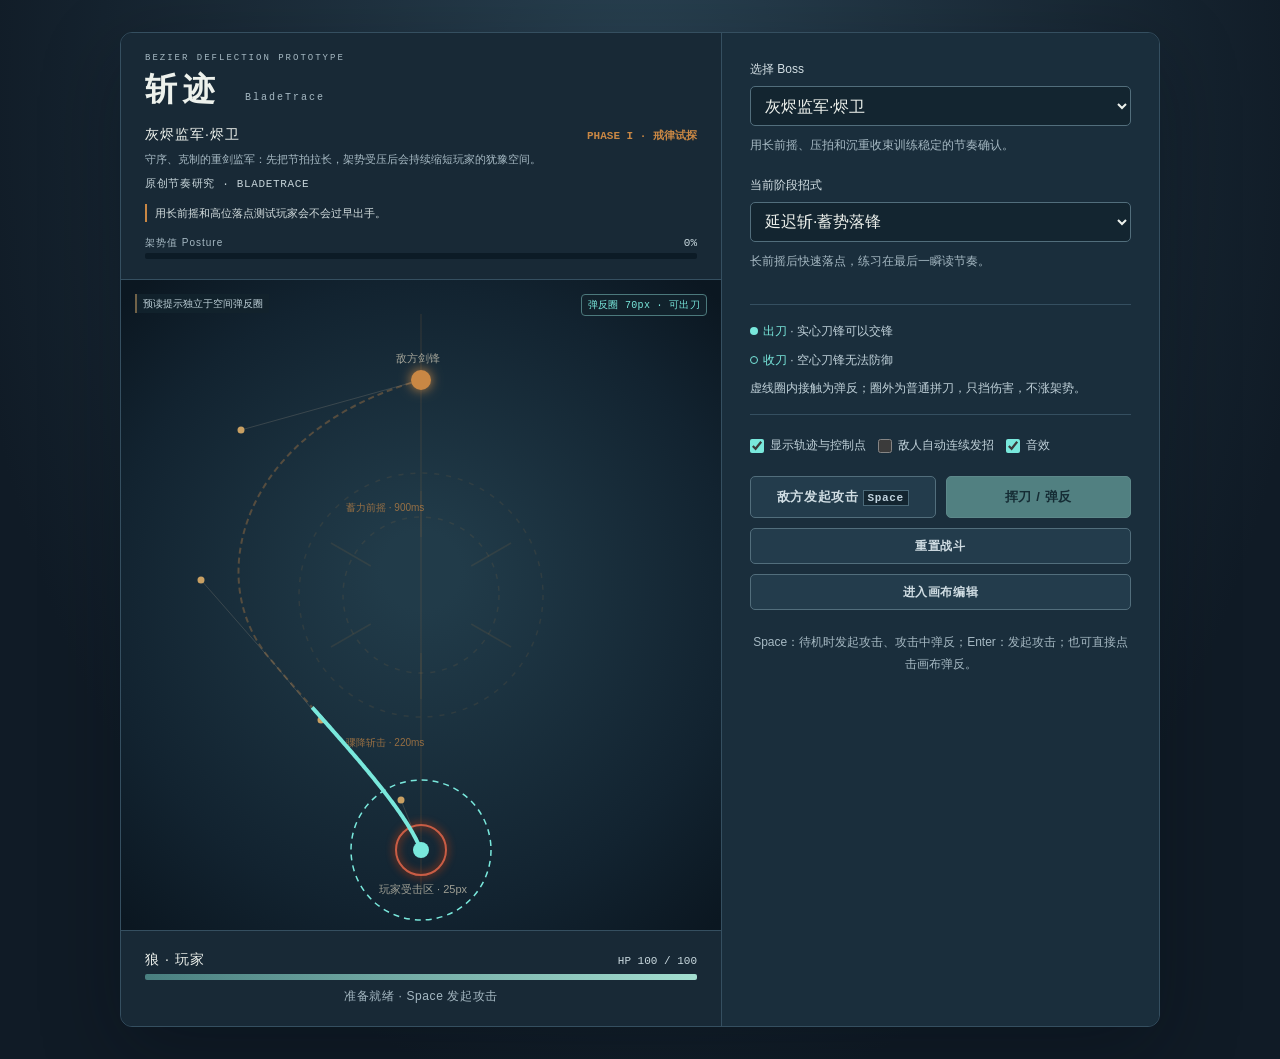
<file: app/index.html>
<!DOCTYPE html>
<html lang="zh-CN">
<head>
  <meta charset="UTF-8">
  <meta name="viewport" content="width=device-width, initial-scale=1.0">
  <meta name="description" content="BladeTrace 是一个通过多段三阶贝塞尔轨迹与分段缓动模拟弹刀节奏的浏览器原型。">
  <title>斩迹 (BladeTrace) · 弹刀轨迹模拟器</title>
  <link rel="stylesheet" href="style.css">
  <link rel="stylesheet" href="theme.css">
</head>
<body>
  <main id="game-container" aria-labelledby="game-title">
    <header id="enemy-hud" class="hud-panel hud-panel--enemy">
      <p class="eyebrow">BEZIER DEFLECTION PROTOTYPE</p>
      <h1 id="game-title" class="hud-title">斩迹 <span>BladeTrace</span></h1>
      <div class="combatant-row">
        <span id="boss-name">灰烬监军·烬卫</span>
        <output id="boss-phase-label" aria-live="polite">PHASE I · 戒律试探</output>
      </div>
      <p id="boss-personality" class="boss-personality">守序、克制的重剑监军，会随架势受压持续缩短你的犹豫空间。</p>
      <p id="boss-origin" class="boss-origin">原创节奏研究 · BladeTrace</p>
      <p id="boss-phase-hint" class="boss-phase-hint" role="status" aria-live="polite">用长前摇和高位落点测试玩家会不会过早出手。</p>
      <div class="bar-label-row">
        <span>架势值 <span lang="en">Posture</span></span>
        <output id="enemy-posture-text">0%</output>
      </div>
      <div class="bar-outer posture-outer" role="progressbar" aria-label="敌方架势值" aria-valuemin="0" aria-valuemax="100" aria-valuenow="0">
        <div id="enemy-posture-bar" class="bar-inner posture-inner"></div>
      </div>
    </header>

    <section class="canvas-frame" aria-label="战斗轨迹画布">
      <canvas id="gameCanvas" width="600" height="650" role="img" aria-label="敌方剑锋沿贝塞尔轨迹接近玩家受击区的战斗可视化"></canvas>
        <div id="blade-editor" class="blade-editor" hidden>
          <label>出刀速度 (px/s) <input id="blade-out-speed" type="number" min="1" value="900"></label>
          <label>收刀速度 (px/s) <input id="blade-return-speed" type="number" min="1" value="600"></label>
          <button id="blade-preview" type="button">往返预览</button>
        </div>
      <p id="timing-feedback" class="timing-feedback" aria-live="polite" aria-atomic="true"></p>
      <p id="telegraph-indicator" class="telegraph-indicator" role="status" aria-live="polite">预读提示 · 预读信号独立于空间弹反圈</p>
      <p id="window-indicator" class="window-indicator" aria-live="polite">弹反圈 70px</p>
    </section>

    <section id="runtime-editor-bar" class="runtime-editor-bar hidden" aria-label="画布编辑工具">
      <div class="runtime-editor-bar__copy">
        <p id="runtime-editor-selection" class="runtime-editor-selection" role="status" aria-live="polite">画布编辑已开启</p>
        <p id="runtime-editor-help" class="runtime-editor-help">直接在轨迹上操作：拖 P0–P3 改路径，拖 <strong>R</strong> 调玩家受击区，拖虚线圈边缘调弹反半径，拖青色轨迹端点调攻击范围，点选我方刀锋调速度。</p>
      </div>
      <section class="runtime-phase-editor" aria-labelledby="runtime-phase-title">
        <div class="runtime-phase-editor__heading">
          <div>
            <h2 id="runtime-phase-title">Boss 阶段预览</h2>
            <p id="runtime-phase-selection" role="status" aria-live="polite">点击阶段卡立即预览其招式池与画布强调色。</p>
          </div>
          <div class="runtime-phase-editor__actions">
            <button id="btn-runtime-phase-practice" class="runtime-phase-action runtime-phase-action--practice" type="button">练习此阶段</button>
            <button id="btn-runtime-phase-add" class="runtime-phase-action" type="button">新增阶段</button>
            <button id="btn-runtime-phase-delete" class="runtime-phase-action runtime-phase-action--delete" type="button">删除阶段</button>
          </div>
        </div>
        <div id="runtime-phase-list" class="runtime-phase-list" aria-label="当前 Boss 的阶段列表"></div>
      </section>
      <div class="runtime-editor-actions">
        <button id="btn-runtime-editor-split" class="runtime-editor-action runtime-editor-action--split" type="button">拆分当前段</button>
        <button id="btn-runtime-editor-delete" class="runtime-editor-action runtime-editor-action--delete" type="button">删除当前段</button>
        <button id="btn-runtime-editor-advanced" class="runtime-editor-action runtime-editor-action--advanced" type="button" aria-controls="editor-panel" aria-expanded="false">更多参数</button>
        <button id="btn-runtime-editor-exit" class="runtime-editor-action runtime-editor-action--exit" type="button">退出编辑</button>
      </div>
    </section>

    <section id="player-hud" class="hud-panel hud-panel--player" aria-label="玩家状态">
      <div class="combatant-row">
        <span>狼 · 玩家</span>
        <output id="player-hp-text" aria-label="玩家生命值">HP 100 / 100</output>
      </div>
      <div class="bar-outer hp-outer" role="progressbar" aria-label="玩家生命值" aria-valuemin="0" aria-valuemax="100" aria-valuenow="100">
        <div id="player-hp-bar" class="bar-inner hp-inner"></div>
      </div>
      <p id="player-status" class="player-status" role="status" aria-live="polite">准备就绪 · Space 发起攻击</p>
    </section>

    <section id="controls-overlay" aria-label="战斗控制">
      <div class="control-grid">
        <div class="control-group control-group--boss">
          <label for="boss-select">选择 Boss</label>
          <select id="boss-select" aria-describedby="boss-select-description"></select>
          <p id="boss-select-description" class="boss-select-description">Boss 的阶段随敌方架势自动推进；进入画布编辑后可直接预览和调整每个阶段。</p>
        </div>
        <div class="control-group">
          <label for="pattern-select">当前阶段招式</label>
          <select id="pattern-select"></select>
          <p id="pattern-description" class="pattern-description" role="status" aria-live="polite">长前摇后快速落点，练习在最后一瞬读节奏。</p>
        </div>
        <div class="combat-guide"><p><span class="outbound" aria-hidden="true"></span><strong>出刀</strong> · 实心刀锋可以交锋</p><p><span class="recovery" aria-hidden="true"></span><strong>收刀</strong> · 空心刀锋无法防御</p><p>虚线圈内接触为弹反；圈外为普通拼刀，只挡伤害，不涨架势。</p></div>
      </div>

      <div class="toggle-group" aria-label="显示和声音选项">
        <label class="toggle-item" for="show-wireframe">
          <input id="show-wireframe" type="checkbox" checked>
          <span>显示轨迹与控制点</span>
        </label>
        <label class="toggle-item" for="auto-loop">
          <input id="auto-loop" type="checkbox">
          <span>敌人自动连续发招</span>
        </label>
        <label class="toggle-item" for="sound-toggle">
          <input id="sound-toggle" type="checkbox" checked>
          <span>音效</span>
        </label>
      </div>

      <div class="button-group">
        <button id="btn-attack" class="action-btn" type="button" aria-keyshortcuts="Enter Space">敌方发起攻击 <kbd>Space</kbd></button>
        <button id="btn-parry" class="parry-btn" type="button" aria-keyshortcuts="Space">弹反 <kbd>Space</kbd></button>
        <button id="btn-reset" class="reset-btn" type="button">重置战斗</button>
        <button id="btn-editor" class="editor-entry-btn" type="button" aria-pressed="false">进入画布编辑</button>
      </div>

      <p class="help-text">Space：待机时发起攻击、攻击中弹反；Enter：发起攻击；也可直接点击画布弹反。</p>
    </section>

    <section id="editor-panel" class="editor-panel hidden" aria-labelledby="editor-title">
      <header class="editor-panel__header">
        <div>
          <p class="eyebrow">LOCAL PATTERN EDITOR</p>
          <h2 id="editor-title">高级参数（可选）</h2>
        </div>
        <button id="btn-editor-close" class="editor-close-btn" type="button" aria-label="退出画布编辑模式">退出编辑</button>
      </header>

      <p class="editor-local-note"><strong>仅本地临时修改。</strong>不会上传或写回源码；刷新页面后会恢复本页初始配置。</p>
      <p id="editor-canvas-help" class="editor-canvas-help">常用编辑直接在画布完成：点击曲线选段，拖 P0–P3 修改路径，拖 R 调整受击区，拖虚线圈调弹反半径，拖青色端点调攻击范围。下面仅保留命名、精确数值、缓动与段落管理等高级参数。</p>

      <section class="editor-phase-section" aria-labelledby="editor-phase-title">
        <div class="editor-phase-section__heading">
          <div>
            <h3 id="editor-phase-title">当前 Boss 阶段</h3>
            <p>先在上方运行时阶段卡中选中要预览的阶段；画布、招式池与强调色会即时切换。</p>
          </div>
          <button id="btn-editor-reset-boss" class="editor-reset-btn" type="button">恢复当前 Boss 阶段</button>
        </div>
        <div class="editor-phase-field-grid">
          <label for="editor-phase-name">阶段名称
            <input id="editor-phase-name" type="text" maxlength="48" autocomplete="off">
          </label>
          <label for="editor-phase-description">阶段提示
            <input id="editor-phase-description" type="text" maxlength="96" autocomplete="off">
          </label>
          <label for="editor-phase-accent">强调色
            <input id="editor-phase-accent" type="color" value="#c98744">
          </label>
        </div>
        <div class="editor-phase-threshold">
          <div class="editor-phase-threshold__heading">
            <div>
              <h3>转入架势阈值</h3>
              <p>正式战斗中，敌方架势达到这个值时会进入本阶段。首阶段固定为 0%。</p>
            </div>
            <output id="editor-phase-threshold-value" class="editor-phase-threshold-value" for="editor-phase-threshold editor-phase-threshold-number" aria-live="polite">0%</output>
          </div>
          <div class="editor-phase-threshold-controls">
            <label for="editor-phase-threshold">拖动调整阈值
              <input id="editor-phase-threshold" type="range" min="0" max="99" step="1" value="0">
            </label>
            <label for="editor-phase-threshold-number">精确值（%）
              <input id="editor-phase-threshold-number" type="number" min="0" max="99" step="1" inputmode="numeric" value="0">
            </label>
          </div>
        </div>
        <div class="editor-phase-pool">
          <div class="editor-phase-pool__heading">
            <h3>阶段招式池</h3>
            <p>点击卡片加入或移出当前阶段。每个阶段至少保留一招；自动连续发招会在池内顺序轮换。</p>
          </div>
          <div id="editor-phase-pattern-list" class="editor-phase-pattern-list" aria-label="当前阶段的招式池编辑"></div>
        </div>
      </section>

      <div class="editor-pattern-field">
        <label for="editor-pattern-name">招式名称</label>
        <input id="editor-pattern-name" type="text" maxlength="48" autocomplete="off">
      </div>

      <section class="editor-section" aria-labelledby="editor-segments-title">
        <div class="editor-section__heading">
          <div>
            <h3 id="editor-segments-title">多段曲线</h3>
            <p id="editor-selection-description" role="status" aria-live="polite"></p>
          </div>
          <button id="btn-editor-add-segment" class="editor-add-btn" type="button">拆分并新增当前段</button>
        </div>
        <div id="editor-segment-list" class="editor-segment-list" aria-label="当前招式的段落列表"></div>
      </section>

      <fieldset class="editor-fieldset">
        <legend>选中段落</legend>
        <div class="editor-field-grid">
          <label for="editor-segment-name">段落名称
            <input id="editor-segment-name" type="text" maxlength="48" autocomplete="off">
          </label>
          <label for="editor-duration">时长（毫秒）
            <input id="editor-duration" type="number" min="50" max="10000" step="1" inputmode="numeric">
          </label>
          <label for="editor-easing">缓动曲线
            <select id="editor-easing">
              <option value="linear">linear · 匀速</option>
              <option value="easeInQuad">easeInQuad · 二次加速</option>
              <option value="easeInCubic">easeInCubic · 三次蓄力</option>
              <option value="easeOutCubic">easeOutCubic · 三次减速</option>
              <option value="easeInExpo">easeInExpo · 指数蓄力</option>
              <option value="easeOutExpo">easeOutExpo · 指数爆发</option>
              <option value="easeInOutSine">easeInOutSine · 正弦过渡</option>
              <option value="slowFastPause">slowFastPause · 慢快变奏</option>
            </select>
          </label>
        </div>

        <div class="editor-points" aria-label="贝塞尔控制点坐标">
          <div class="editor-point-group">
            <h3>P0 · 起点</h3>
            <label>X <input data-editor-point="p0" data-editor-axis="x" type="number" min="0" max="600" step="1" inputmode="numeric"></label>
            <label>Y <input data-editor-point="p0" data-editor-axis="y" type="number" min="0" max="650" step="1" inputmode="numeric"></label>
          </div>
          <div class="editor-point-group">
            <h3>P1 · 控制点</h3>
            <label>X <input data-editor-point="p1" data-editor-axis="x" type="number" min="0" max="600" step="1" inputmode="numeric"></label>
            <label>Y <input data-editor-point="p1" data-editor-axis="y" type="number" min="0" max="650" step="1" inputmode="numeric"></label>
          </div>
          <div class="editor-point-group">
            <h3>P2 · 控制点</h3>
            <label>X <input data-editor-point="p2" data-editor-axis="x" type="number" min="0" max="600" step="1" inputmode="numeric"></label>
            <label>Y <input data-editor-point="p2" data-editor-axis="y" type="number" min="0" max="650" step="1" inputmode="numeric"></label>
          </div>
          <div class="editor-point-group">
            <h3>P3 · 终点</h3>
            <label>X <input data-editor-point="p3" data-editor-axis="x" type="number" min="0" max="600" step="1" inputmode="numeric"></label>
            <label>Y <input data-editor-point="p3" data-editor-axis="y" type="number" min="0" max="650" step="1" inputmode="numeric"></label>
          </div>
        </div>
        <p class="editor-continuity-note">修改 P0 或 P3 时，会自动同步相邻段的共享连接点，保证多段曲线不断开。</p>
      </fieldset>

      <section class="editor-hurtbox-section" aria-labelledby="editor-hurtbox-title">
        <div class="editor-hurtbox-section__heading">
          <div>
            <h3 id="editor-hurtbox-title">玩家受击区</h3>
            <p>招式在终点结算时，若攻击终点落在此范围内，玩家受击；弹反圈独立于受击圈。</p>
          </div>
          <output id="editor-hurtbox-value" class="editor-hurtbox-value" for="editor-hurtbox-radius editor-hurtbox-radius-number" aria-live="polite">半径 25px</output>
        </div>
        <div class="editor-hurtbox-controls">
          <label for="editor-hurtbox-radius">拖动调整半径
            <input id="editor-hurtbox-radius" class="editor-hurtbox-range" type="range" min="12" max="160" step="1" value="25" aria-describedby="editor-hurtbox-help">
          </label>
          <label for="editor-hurtbox-radius-number">精确值（px）
            <input id="editor-hurtbox-radius-number" type="number" min="12" max="160" step="1" inputmode="numeric" value="25" aria-describedby="editor-hurtbox-help">
          </label>
        </div>
        <p id="editor-hurtbox-help" class="editor-hurtbox-help">画布中的受击圆会即时缩放；也可拖动圆环边缘或带 <strong>R</strong> 的菱形手柄。它只决定攻击终点是否命中，与弹反圈独立；弹反圈始终比受击圈大至少 10px。</p>
      </section>



      <div class="editor-actions">
        <button id="btn-editor-delete-segment" class="editor-delete-btn" type="button">删除选中段</button>
        <button id="btn-editor-reset-pattern" class="editor-reset-btn" type="button">恢复当前招式初始配置</button>
      </div>
    </section>

    <section id="deathblow-overlay" class="hidden" aria-live="assertive" aria-modal="true" role="dialog" aria-labelledby="deathblow-title">
      <h2 id="deathblow-title" class="deathblow-kanji">忍殺</h2>
      <p class="deathblow-sub">敌方架势已崩溃 · 按 <kbd>Space</kbd> 或点击“弹反”执行处决</p>
      <button id="btn-deathblow" class="deathblow-action" type="button">执行忍殺 <kbd>Space</kbd></button>
    </section>
  </main>

  <script src="pattern-validation.js"></script>
  <script src="attack-patterns.js"></script>
  <script src="combat-audio.js"></script>
  <script src="player-blade.js"></script>
  <script src="game.js"></script>
</body>
</html>
</file>
<file: app/style.css>
:root {
  --ink: #0d0d0d;
  --surface: #15120f;
  --surface-raised: #201b16;
  --line: #3d352b;
  --line-bright: #8c6f47;
  --gold: #c9a063;
  --gold-bright: #e6c894;
  --muted: #9a8d7b;
  --ember: #ff4500;
  --red: #8b0000;
  --green: #3cb371;
  --phase-accent: #c98744;
  --phase-accent-soft: rgba(201, 135, 68, 0.22);
}

* {
  box-sizing: border-box;
}

html {
  background: var(--ink);
}

body {
  min-width: 320px;
  min-height: 100vh;
  margin: 0;
  padding: 24px 16px;
  color: #e0d8c3;
  background:
    radial-gradient(circle at 50% 0%, #262019 0%, var(--ink) 48rem),
    var(--ink);
  font-family: "Microsoft YaHei", "PingFang SC", system-ui, sans-serif;
}

button,
select,
input {
  font: inherit;
}

button,
select,
label,
canvas {
  -webkit-tap-highlight-color: transparent;
}

#game-container {
  position: relative;
  width: min(600px, 100%);
  margin: 0 auto;
  overflow: hidden;
  border: 2px solid var(--line);
  background:
    radial-gradient(circle at 50% 38%, #211c17 0%, #12100e 58%, #090807 100%);
  box-shadow: 0 0 32px rgba(0, 0, 0, 0.9);
}

.hud-panel {
  position: relative;
  z-index: 1;
  padding: 14px 18px;
}

.hud-panel--enemy {
  border-bottom: 1px solid rgba(140, 111, 71, 0.5);
  background: rgba(20, 17, 14, 0.75);
}

.hud-panel--player {
  border-top: 1px solid rgba(140, 111, 71, 0.5);
  background: rgba(20, 17, 14, 0.75);
}

.eyebrow {
  margin: 0 0 3px;
  color: #806f5a;
  font-family: ui-monospace, SFMono-Regular, Consolas, monospace;
  font-size: 9px;
  letter-spacing: 1.4px;
  text-align: center;
}

.hud-title {
  margin: 0 0 10px;
  color: var(--gold);
  font-size: 18px;
  font-weight: 700;
  letter-spacing: 3px;
  text-align: center;
}

.hud-title span {
  color: #9a8568;
  font-family: ui-monospace, SFMono-Regular, Consolas, monospace;
  font-size: 10px;
  font-weight: 500;
  letter-spacing: 1px;
}

.combatant-row,
.bar-label-row {
  display: flex;
  align-items: baseline;
  justify-content: space-between;
  gap: 12px;
  color: var(--gold-bright);
  font-size: 12px;
  letter-spacing: 1px;
}

#boss-phase-label {
  color: var(--phase-accent);
  font-weight: 700;
}

.boss-personality,
.boss-phase-hint {
  margin: 6px 0 0;
  font-size: 10px;
  line-height: 1.45;
}

.boss-personality {
  color: #b0a494;
}

.boss-origin {
  margin: 6px 0 0;
  color: var(--phase-accent);
  font-family: ui-monospace, SFMono-Regular, Consolas, monospace;
  font-size: 9px;
  letter-spacing: 0.65px;
  text-transform: uppercase;
}

.boss-phase-hint {
  padding-left: 8px;
  border-left: 2px solid var(--phase-accent);
  color: #d7c4a5;
}

.bar-label-row {
  margin-top: 8px;
  color: var(--muted);
  font-size: 10px;
}

output {
  color: #d5c5af;
  font-family: ui-monospace, SFMono-Regular, Consolas, monospace;
  font-size: 11px;
  letter-spacing: 0;
}

.bar-outer {
  width: 100%;
  height: 10px;
  overflow: hidden;
  border: 1px solid #4a3e2f;
  background-color: #1f1b17;
  box-shadow: inset 0 0 5px #000;
}

.posture-outer {
  margin-top: 3px;
}

.hp-outer {
  height: 7px;
  margin-top: 5px;
}

.bar-inner {
  width: 0;
  height: 100%;
  transition: width 150ms ease-out;
}

.posture-inner {
  background: linear-gradient(90deg, #d97724, #ff3b00);
  box-shadow: 0 0 8px var(--ember);
}

.hp-inner {
  width: 100%;
  background: linear-gradient(90deg, #2e8b57, var(--green));
}

.canvas-frame {
  position: relative;
  background: #11100e;
}

#gameCanvas {
  display: block;
  width: 100%;
  height: auto;
  cursor: crosshair;
  touch-action: manipulation;
}

#gameCanvas.is-editing {
  cursor: grab;
  touch-action: none;
}

#gameCanvas.is-editing.is-dragging {
  cursor: grabbing;
}

.runtime-editor-bar {
  position: relative;
  z-index: 1;
  display: grid;
  gap: 8px;
  padding: 10px 14px 12px;
  border-top: 1px solid rgba(201, 160, 99, 0.56);
  background: #16120f;
}

.runtime-editor-bar__copy {
  display: grid;
  gap: 3px;
}

.runtime-editor-selection,
.runtime-editor-help {
  margin: 0;
}

.runtime-editor-selection {
  color: #f0d49f;
  font-family: ui-monospace, SFMono-Regular, Consolas, monospace;
  font-size: 10px;
  font-weight: 700;
}

.runtime-editor-help {
  color: #9f9381;
  font-size: 10px;
  line-height: 1.45;
}

.runtime-editor-help strong {
  color: #ffba74;
  font-family: ui-monospace, SFMono-Regular, Consolas, monospace;
}

.runtime-phase-editor {
  display: grid;
  gap: 8px;
  padding: 9px 10px;
  border: 1px solid rgba(140, 111, 71, 0.72);
  background: rgba(34, 27, 20, 0.8);
}

.runtime-phase-editor__heading,
.editor-phase-section__heading,
.editor-phase-threshold__heading,
.editor-phase-pool__heading {
  display: flex;
  align-items: flex-start;
  justify-content: space-between;
  gap: 10px;
}

.runtime-phase-editor h2,
.editor-phase-section h3,
.editor-phase-threshold h3,
.editor-phase-pool h3 {
  margin: 0;
  color: var(--gold-bright);
  font-size: 12px;
}

.runtime-phase-editor__heading p,
.editor-phase-section__heading p,
.editor-phase-threshold__heading p,
.editor-phase-pool__heading p {
  margin: 3px 0 0;
  color: #a99b85;
  font-size: 10px;
  line-height: 1.4;
}

.runtime-phase-editor__actions {
  display: flex;
  flex: 0 0 auto;
  gap: 5px;
}

.runtime-phase-action {
  min-height: 28px;
  padding: 5px 7px;
  color: #f0d49f;
  border-color: #806440;
  background: #342719;
  font-size: 10px;
}

.runtime-phase-action:hover:not(:disabled) {
  border-color: var(--phase-accent);
  background: #47351f;
}

.runtime-phase-action--delete {
  color: #ffb3a1;
  border-color: #813d2d;
  background: #311410;
}

.runtime-phase-action--practice {
  color: #a8e3d0;
  border-color: #3d806d;
  background: #102c27;
}

.runtime-phase-action--practice:hover:not(:disabled) {
  border-color: #78cbb0;
  background: #163c34;
}

.runtime-phase-list {
  display: grid;
  grid-template-columns: repeat(3, minmax(0, 1fr));
  gap: 6px;
}

.runtime-phase-button {
  display: grid;
  gap: 3px;
  min-height: 52px;
  padding: 7px;
  color: #c7bcae;
  border-color: #4a3e2f;
  border-left: 3px solid var(--phase-card-accent);
  background: #191512;
  font-size: 10px;
  font-weight: 500;
  letter-spacing: 0;
  text-align: left;
}

.runtime-phase-button:hover {
  border-color: var(--phase-card-accent);
  background: #241e18;
}

.runtime-phase-button.is-selected,
.runtime-phase-button[aria-pressed="true"] {
  color: #fff0cf;
  border-color: var(--phase-card-accent);
  background: var(--phase-accent-soft);
  box-shadow: inset 0 0 0 1px var(--phase-card-accent);
}

.runtime-phase-button__title,
.runtime-phase-button__detail {
  overflow: hidden;
  text-overflow: ellipsis;
  white-space: nowrap;
}

.runtime-phase-button__title {
  font-weight: 700;
}

.runtime-phase-button__detail {
  color: #a99b85;
  font-family: ui-monospace, SFMono-Regular, Consolas, monospace;
  font-size: 9px;
}

.runtime-editor-actions {
  display: grid;
  grid-template-columns: repeat(4, minmax(0, 1fr));
  gap: 6px;
}

.runtime-editor-action {
  min-height: 29px;
  padding: 5px 6px;
  font-size: 10px;
  letter-spacing: 0.2px;
}

.runtime-editor-action--split,
.runtime-editor-action--advanced {
  color: #f0d49f;
  border-color: #806440;
  background: #342719;
}

.runtime-editor-action--split:hover:not(:disabled),
.runtime-editor-action--advanced:hover:not(:disabled) {
  border-color: #c9a063;
  background: #47351f;
}

.runtime-editor-action--delete {
  color: #ffb3a1;
  border-color: #813d2d;
  background: #311410;
}

.runtime-editor-action--delete:hover:not(:disabled) {
  border-color: #d45d45;
  background: #461a14;
}

.runtime-editor-action--exit {
  color: #c7bcae;
  border-color: #554433;
  background: #241e18;
}

.runtime-editor-action--exit:hover:not(:disabled) {
  border-color: #876c4c;
  background: #30271f;
}

.timing-feedback {
  position: absolute;
  right: 24px;
  bottom: 62px;
  max-width: 70%;
  margin: 0;
  color: var(--gold-bright);
  font-family: ui-monospace, SFMono-Regular, Consolas, monospace;
  font-size: 13px;
  font-weight: 700;
  letter-spacing: 0.8px;
  opacity: 0;
  pointer-events: none;
  text-align: right;
  text-shadow: 0 0 12px rgba(255, 176, 63, 0.8);
  transform: translateY(8px);
  transition: opacity 160ms ease-out, transform 160ms ease-out;
}

.timing-feedback.show {
  opacity: 1;
  transform: translateY(0);
}

.timing-feedback[data-tone="danger"] {
  color: #ff806e;
  text-shadow: 0 0 12px rgba(255, 69, 0, 0.8);
}

.timing-feedback[data-tone="success"] {
  color: #ffd072;
  text-shadow: 0 0 12px rgba(255, 204, 0, 0.85);
}

.window-indicator {
  position: absolute;
  top: 14px;
  right: 14px;
  margin: 0;
  padding: 3px 6px;
  border: 1px solid rgba(201, 160, 99, 0.42);
  color: #bda67f;
  background: rgba(13, 13, 13, 0.72);
  font-family: ui-monospace, SFMono-Regular, Consolas, monospace;
  font-size: 10px;
  letter-spacing: 0.3px;
}

.telegraph-indicator {
  position: absolute;
  top: 14px;
  left: 14px;
  max-width: 62%;
  margin: 0;
  padding: 3px 6px;
  border-left: 2px solid rgba(201, 160, 99, 0.52);
  color: #aa9b85;
  background: rgba(13, 13, 13, 0.72);
  font-size: 10px;
  line-height: 1.3;
}

.telegraph-indicator[data-active="true"] {
  border-color: var(--phase-accent);
  color: #fff0cf;
  box-shadow: 0 0 12px var(--phase-accent-soft);
}

.player-status {
  min-height: 18px;
  margin: 8px 0 0;
  color: var(--muted);
  font-size: 11px;
  letter-spacing: 0.6px;
  text-align: center;
}

.player-status[data-tone="warning"] { color: #e6c894; }
.player-status[data-tone="danger"] { color: #ff9882; }
.player-status[data-tone="success"] { color: #8fd7b5; }

#controls-overlay {
  position: relative;
  z-index: 1;
  display: grid;
  gap: 12px;
  padding: 14px;
  border-top: 1px solid rgba(61, 53, 43, 0.9);
  background: rgba(18, 15, 12, 0.95);
}

.control-grid {
  display: grid;
  grid-template-columns: repeat(2, minmax(0, 1fr));
  gap: 10px;
}

.control-group {
  display: grid;
  gap: 5px;
}

.control-group--timing {
  align-content: start;
}

.control-group--boss {
  grid-column: 1 / -1;
}

.control-group label {
  color: #b0a494;
  font-size: 11px;
}

select {
  width: 100%;
  min-width: 0;
  padding: 7px 8px;
  border: 1px solid #554433;
  border-radius: 2px;
  color: #d4af37;
  background: #141210;
  cursor: pointer;
}

.timing-editor-hint {
  margin: 0;
  color: #857967;
  font-size: 9px;
  line-height: 1.4;
}

.pattern-description {
  min-height: 2.8em;
  margin: 1px 0 0;
  color: #a99b85;
  font-size: 10px;
  line-height: 1.4;
}

.boss-select-description {
  min-height: 1.4em;
  margin: 1px 0 0;
  color: #a99b85;
  font-size: 10px;
  line-height: 1.4;
}

.timing-editor-hint strong {
  color: #ffb36a;
  font-family: ui-monospace, SFMono-Regular, Consolas, monospace;
}

.toggle-group {
  display: flex;
  flex-wrap: wrap;
  gap: 8px 14px;
  padding: 9px 0 2px;
  border-top: 1px solid rgba(85, 68, 51, 0.55);
  color: #b0a494;
  font-size: 11px;
}

.toggle-item {
  display: inline-flex;
  align-items: center;
  gap: 6px;
  cursor: pointer;
}

.toggle-item input {
  width: 14px;
  height: 14px;
  margin: 0;
  accent-color: var(--ember);
  cursor: pointer;
}

.button-group {
  display: grid;
  grid-template-columns: 1fr 1fr;
  gap: 8px;
}

button {
  min-height: 40px;
  border: 1px solid transparent;
  border-radius: 2px;
  font-size: 13px;
  font-weight: 700;
  letter-spacing: 0.6px;
  cursor: pointer;
  transition: background 160ms ease-out, border-color 160ms ease-out, box-shadow 160ms ease-out, transform 100ms ease-out;
}

.action-btn {
  color: var(--gold-bright);
  border-color: var(--line-bright);
  background: linear-gradient(180deg, #4a3b2c 0%, #291f16 100%);
}

.action-btn:hover:not(:disabled) {
  background: linear-gradient(180deg, #614d3a 0%, #3a2d20 100%);
  box-shadow: 0 0 10px rgba(212, 175, 55, 0.3);
}

.parry-btn {
  color: #fff;
  border-color: var(--ember);
  background: linear-gradient(180deg, var(--red) 0%, #4a0000 100%);
  box-shadow: 0 0 12px rgba(255, 0, 0, 0.35);
}

.parry-btn:hover:not(:disabled) {
  background: linear-gradient(180deg, #b22222 0%, #620000 100%);
}

.reset-btn {
  grid-column: 1 / -1;
  min-height: 32px;
  color: #c7bcae;
  border-color: #554433;
  background: #241e18;
  font-size: 11px;
}

.reset-btn:hover {
  border-color: #876c4c;
  background: #30271f;
}

.editor-entry-btn {
  grid-column: 1 / -1;
  min-height: 34px;
  color: #d7c4a5;
  border-color: #6f5738;
  background: #1a1713;
  font-size: 11px;
}

.editor-entry-btn:hover:not(:disabled),
.editor-entry-btn[aria-pressed="true"] {
  color: #f4d79f;
  border-color: #c9a063;
  background: #30261b;
}

button:active:not(:disabled) {
  transform: scale(0.98);
}

button:disabled,
select:disabled {
  opacity: 0.52;
  cursor: not-allowed;
}

input:disabled {
  opacity: 0.52;
  cursor: not-allowed;
}

kbd {
  padding: 1px 4px;
  border: 1px solid rgba(230, 200, 148, 0.4);
  color: inherit;
  background: rgba(0, 0, 0, 0.2);
  font-family: ui-monospace, SFMono-Regular, Consolas, monospace;
  font-size: 0.85em;
}

.help-text {
  margin: 0;
  color: #857967;
  font-size: 10px;
  line-height: 1.55;
  text-align: center;
}

.editor-panel {
  position: relative;
  z-index: 1;
  display: grid;
  gap: 14px;
  padding: 16px;
  border-top: 1px solid #6f5738;
  background: #12100e;
}

.editor-panel__header,
.editor-section__heading,
.editor-hurtbox-section__heading,
.editor-window-section__heading {
  display: flex;
  align-items: flex-start;
  justify-content: space-between;
  gap: 12px;
}

.editor-phase-section {
  display: grid;
  gap: 10px;
  padding-top: 12px;
  border-top: 1px solid rgba(85, 68, 51, 0.7);
}

.editor-phase-field-grid {
  display: grid;
  grid-template-columns: minmax(0, 0.9fr) minmax(0, 1.7fr) 84px;
  gap: 8px;
}

.editor-phase-field-grid label,
.editor-phase-threshold-controls label {
  display: grid;
  gap: 5px;
  color: #b0a494;
  font-size: 11px;
}

.editor-panel input[type="color"] {
  min-height: 34px;
  padding: 3px;
  cursor: pointer;
}

.editor-phase-threshold,
.editor-phase-pool {
  display: grid;
  gap: 8px;
  padding: 10px;
  border: 1px solid rgba(85, 68, 51, 0.7);
  background: rgba(20, 17, 14, 0.64);
}

.editor-phase-threshold-value {
  flex: 0 0 auto;
  padding: 6px 8px;
  color: var(--phase-accent);
  border: 1px solid var(--phase-accent);
  background: var(--phase-accent-soft);
  font-family: ui-monospace, SFMono-Regular, Consolas, monospace;
  font-size: 11px;
  font-weight: 700;
  white-space: nowrap;
}

.editor-phase-threshold-controls {
  display: grid;
  grid-template-columns: minmax(0, 1fr) 116px;
  gap: 10px;
  align-items: end;
}

.editor-panel input[type="range"]#editor-phase-threshold {
  min-height: 24px;
  padding: 0;
  border: 0;
  accent-color: var(--phase-accent);
  background: transparent;
}

.editor-phase-pattern-list {
  display: grid;
  grid-template-columns: repeat(2, minmax(0, 1fr));
  gap: 7px;
}

.editor-phase-pattern-button {
  display: grid;
  gap: 4px;
  min-height: 56px;
  padding: 8px;
  color: #a99b85;
  border-color: #4a3e2f;
  background: #15120f;
  font-size: 10px;
  font-weight: 500;
  letter-spacing: 0;
  text-align: left;
}

.editor-phase-pattern-button:hover {
  border-color: var(--phase-accent);
  background: #241e18;
}

.editor-phase-pattern-button.is-selected,
.editor-phase-pattern-button[aria-pressed="true"] {
  color: #fff0cf;
  border-color: var(--phase-accent);
  background: var(--phase-accent-soft);
  box-shadow: inset 3px 0 0 var(--phase-accent);
}

.editor-phase-pattern-button__title {
  overflow: hidden;
  font-weight: 700;
  text-overflow: ellipsis;
  white-space: nowrap;
}

.editor-phase-pattern-button__detail {
  display: -webkit-box;
  overflow: hidden;
  color: #9a8d7b;
  font-size: 9px;
  line-height: 1.35;
  -webkit-box-orient: vertical;
  -webkit-line-clamp: 2;
}

.editor-panel .eyebrow {
  margin-bottom: 2px;
  text-align: left;
}

.editor-panel h2,
.editor-panel h3 {
  margin: 0;
  color: var(--gold-bright);
}

.editor-panel h2 {
  font-size: 17px;
  letter-spacing: 1px;
}

.editor-panel h3 {
  font-size: 12px;
}

.editor-close-btn,
.editor-add-btn,
.editor-reset-btn,
.editor-delete-btn,
.editor-window-apply-btn {
  min-height: 32px;
  padding: 6px 10px;
  font-size: 11px;
}

.editor-close-btn,
.editor-reset-btn {
  color: #d7c4a5;
  border-color: #554433;
  background: #241e18;
}

.editor-close-btn:hover,
.editor-reset-btn:hover {
  border-color: #8c6f47;
  background: #30271f;
}

.editor-local-note,
.editor-canvas-help,
.editor-continuity-note,
.editor-hurtbox-help,
.editor-window-help {
  margin: 0;
  color: #b0a494;
  font-size: 11px;
  line-height: 1.55;
}

.editor-local-note {
  padding: 8px 10px;
  border-left: 3px solid var(--ember);
  background: rgba(78, 31, 20, 0.34);
  color: #d9b49b;
}

.editor-local-note strong {
  color: #ffd5bd;
}

.editor-pattern-field,
.editor-field-grid {
  display: grid;
  gap: 6px;
}

.editor-pattern-field label,
.editor-field-grid label,
.editor-point-group label,
.editor-hurtbox-controls label,
.editor-window-controls label {
  display: grid;
  gap: 5px;
  color: #b0a494;
  font-size: 11px;
}

.editor-panel input:not([type="checkbox"]),
.editor-panel select {
  width: 100%;
  min-width: 0;
  min-height: 34px;
  padding: 6px 8px;
  border: 1px solid #554433;
  border-radius: 2px;
  color: #e6c894;
  background: #0f0d0b;
}

.editor-panel input:not([type="checkbox"]):focus-visible,
.editor-panel select:focus-visible {
  border-color: #f0c36e;
}

.editor-section {
  display: grid;
  gap: 8px;
  padding-top: 12px;
  border-top: 1px solid rgba(85, 68, 51, 0.7);
}

.editor-section__heading p {
  max-width: 330px;
  margin: 4px 0 0;
  color: #857967;
  font-size: 10px;
  line-height: 1.45;
}

.editor-add-btn {
  flex: 0 0 auto;
  color: #f0d49f;
  border-color: #8c6f47;
  background: #382b1d;
}

.editor-add-btn:hover {
  border-color: #c9a063;
  background: #4b3925;
}

.editor-segment-list {
  display: grid;
  grid-template-columns: repeat(2, minmax(0, 1fr));
  gap: 8px;
}

.editor-segment-button {
  display: grid;
  gap: 4px;
  min-height: 58px;
  padding: 8px 10px;
  color: #c7bcae;
  border-color: #4a3e2f;
  background: #191512;
  font-size: 11px;
  font-weight: 500;
  letter-spacing: 0;
  text-align: left;
}

.editor-segment-button:hover {
  border-color: #8c6f47;
  background: #241e18;
}

.editor-segment-button.is-selected,
.editor-segment-button[aria-pressed="true"] {
  color: #fff0cf;
  border-color: #c9a063;
  background: #3b2d1d;
  box-shadow: inset 3px 0 0 var(--ember);
}

.editor-segment-button__title {
  overflow: hidden;
  font-weight: 700;
  text-overflow: ellipsis;
  white-space: nowrap;
}

.editor-segment-button__details {
  color: #9a8d7b;
  font-family: ui-monospace, SFMono-Regular, Consolas, monospace;
  font-size: 10px;
}

.editor-fieldset {
  display: grid;
  gap: 12px;
  min-width: 0;
  margin: 0;
  padding: 14px;
  border: 1px solid #554433;
  background: rgba(20, 17, 14, 0.64);
}

.editor-fieldset legend {
  padding: 0 6px;
  color: var(--gold);
  font-size: 12px;
  font-weight: 700;
}

.editor-field-grid {
  grid-template-columns: repeat(3, minmax(0, 1fr));
}

.editor-points {
  display: grid;
  grid-template-columns: repeat(2, minmax(0, 1fr));
  gap: 10px;
}

.editor-point-group {
  display: grid;
  grid-template-columns: 1fr 1fr;
  gap: 7px;
  padding: 9px;
  border: 1px solid rgba(85, 68, 51, 0.7);
  background: #16120f;
}

.editor-point-group h3 {
  grid-column: 1 / -1;
  color: #c9a063;
  font-family: ui-monospace, SFMono-Regular, Consolas, monospace;
  font-size: 11px;
}

.editor-continuity-note {
  color: #c3ae8a;
}

.editor-hurtbox-section,
.editor-window-section {
  display: grid;
  gap: 10px;
  padding-top: 12px;
  border-top: 1px solid rgba(85, 68, 51, 0.7);
}

.editor-hurtbox-section__heading p,
.editor-window-section__heading p {
  max-width: 360px;
  margin: 4px 0 0;
  color: #857967;
  font-size: 10px;
  line-height: 1.45;
}

.editor-hurtbox-value,
.editor-window-value {
  flex: 0 0 auto;
  padding: 6px 8px;
  color: #fff0cf;
  border: 1px solid #8c6f47;
  background: #2b2117;
  font-family: ui-monospace, SFMono-Regular, Consolas, monospace;
  font-size: 11px;
  font-weight: 700;
  white-space: nowrap;
}

.editor-hurtbox-controls,
.editor-window-controls {
  display: grid;
  grid-template-columns: minmax(0, 1fr) 116px;
  gap: 10px;
  align-items: end;
}

.editor-panel input.editor-hurtbox-range,
.editor-panel input.editor-window-range {
  min-height: 24px;
  padding: 0;
  border: 0;
  accent-color: #f0c36e;
  background: transparent;
}

.editor-hurtbox-help,
.editor-window-help {
  color: #c3ae8a;
}

.editor-hurtbox-help strong {
  color: #fff0cf;
}

.editor-hurtbox-value {
  color: #ffd0c5;
  border-color: #9b4f3d;
  background: #321815;
}

.editor-panel input.editor-hurtbox-range {
  accent-color: #ff6a4a;
}

.editor-hurtbox-help {
  color: #d49f91;
}

.editor-hurtbox-help strong {
  color: #ffd0c5;
}

.editor-window-runtime {
  display: flex;
  align-items: center;
  justify-content: space-between;
  gap: 10px;
  padding: 8px 10px;
  border: 1px solid rgba(140, 111, 71, 0.72);
  background: rgba(62, 39, 20, 0.42);
}

.editor-window-runtime p {
  margin: 0;
  color: #dfc496;
  font-size: 10px;
  line-height: 1.45;
}

.editor-window-apply-btn {
  flex: 0 0 auto;
  color: #fff0cf;
  border-color: #b97832;
  background: #4a2914;
}

.editor-window-apply-btn:hover:not(:disabled) {
  border-color: #ff9f1a;
  background: #653816;
}

.editor-actions {
  display: grid;
  grid-template-columns: repeat(2, minmax(0, 1fr));
  gap: 8px;
}

.editor-delete-btn {
  color: #ffb3a1;
  border-color: #813d2d;
  background: #311410;
}

.editor-delete-btn:hover:not(:disabled) {
  border-color: #d45d45;
  background: #461a14;
}

#deathblow-overlay {
  position: absolute;
  inset: 0;
  z-index: 10;
  display: flex;
  flex-direction: column;
  align-items: center;
  justify-content: center;
  padding: 24px;
  background: rgba(10, 0, 0, 0.9);
  animation: fade-in 300ms ease-out;
  text-align: center;
}

.hidden {
  display: none !important;
}

.deathblow-kanji {
  margin: 0;
  color: #ff1100;
  font-family: "Kaiti SC", "STKaiti", "KaiTi", serif;
  font-size: clamp(92px, 22vw, 132px);
  font-weight: 700;
  letter-spacing: 10px;
  text-shadow: 0 0 20px #ff0000, 0 0 40px #8b0000;
  animation: pulse 1.2s infinite alternate;
}

.deathblow-sub {
  margin: 18px 0 0;
  color: #e0a080;
  font-size: 14px;
  letter-spacing: 1px;
}

.deathblow-action {
  min-width: 190px;
  margin-top: 22px;
  color: #fff2dc;
  border-color: #ff4500;
  background: linear-gradient(180deg, #8b0000 0%, #4a0000 100%);
  box-shadow: 0 0 16px rgba(255, 0, 0, 0.42);
}

.deathblow-action:hover {
  background: linear-gradient(180deg, #b22222 0%, #620000 100%);
}

button:focus-visible,
select:focus-visible,
input:focus-visible {
  outline: 2px solid #f0c36e;
  outline-offset: 2px;
}

@keyframes pulse {
  from {
    filter: drop-shadow(0 0 10px #ff0000);
    transform: scale(1);
  }

  to {
    filter: drop-shadow(0 0 30px #ff3300);
    transform: scale(1.06);
  }
}

@keyframes fade-in {
  from { opacity: 0; }
  to { opacity: 1; }
}

@media (max-width: 520px) {
  body {
    padding: 12px 8px;
  }

  .hud-panel {
    padding: 12px;
  }

  .control-grid {
    grid-template-columns: 1fr;
  }

  .button-group {
    grid-template-columns: 1fr;
  }

  .runtime-editor-actions {
    grid-template-columns: repeat(2, minmax(0, 1fr));
  }

  .reset-btn {
    grid-column: auto;
  }

  .editor-entry-btn {
    grid-column: auto;
  }

  .editor-panel__header,
  .editor-section__heading,
  .editor-hurtbox-section__heading,
  .editor-window-section__heading,
  .editor-phase-section__heading,
  .editor-phase-threshold__heading,
  .editor-phase-pool__heading,
  .runtime-phase-editor__heading {
    align-items: stretch;
    flex-direction: column;
  }

  .editor-close-btn,
  .editor-add-btn {
    width: 100%;
  }

  .editor-segment-list,
  .editor-field-grid,
  .editor-points,
  .editor-actions,
  .editor-hurtbox-controls,
  .editor-window-controls,
  .editor-phase-field-grid,
  .editor-phase-threshold-controls,
  .editor-phase-pattern-list {
    grid-template-columns: 1fr;
  }

  .runtime-phase-list {
    grid-template-columns: 1fr;
  }

  .runtime-phase-editor__actions {
    width: 100%;
  }

  .runtime-phase-action {
    flex: 1 1 0;
  }

  .editor-window-runtime {
    align-items: stretch;
    flex-direction: column;
  }

  .editor-window-apply-btn {
    width: 100%;
  }

  .timing-feedback {
    right: 14px;
    bottom: 48px;
    font-size: 11px;
  }
}
</file>
<file: app/theme.css>
/* Cold-steel training floor. Combat colors retain semantic, not decorative roles. */
:root {
  --ink: #101b26;
  --surface: #182936;
  --surface-raised: #213746;
  --line: #354f60;
  --line-bright: #64818e;
  --gold: #dbb67b;
  --gold-bright: #edf1ec;
  --muted: #a6b9c3;
  --ember: #edb66b;
  --red: #bc7274;
  --green: #87c6b6;
  --blade: #79e8dc;
  --text: #edf1ec;
  color-scheme: dark;
}
body {
  padding: 32px 24px;
  color: var(--text);
  background: radial-gradient(ellipse at 50% 10%, #294252, #101b26 75%);
  font-family: "Microsoft YaHei", "PingFang SC", sans-serif;
}
#game-container {
  width: min(1040px, 100%);
  display: grid;
  grid-template-columns: minmax(0, 600px) minmax(280px, 1fr);
  grid-template-areas: "enemy controls" "arena controls" "player controls" "runtime runtime" "editor editor";
  border: 1px solid var(--line);
  border-radius: 12px;
  background: var(--surface);
  box-shadow: 0 24px 80px #030a124d;
}
.hud-panel--enemy { grid-area: enemy; }
.canvas-frame { grid-area: arena; background: #10212d; }
.hud-panel--player { grid-area: player; }
#controls-overlay { grid-area: controls; }
.runtime-editor-bar { grid-area: runtime; }
.editor-panel { grid-area: editor; }
.hud-panel { padding: 20px 24px; }
.hud-panel--enemy, .hud-panel--player {
  background: #182936;
  border-color: var(--line);
}
.eyebrow { color: var(--muted); text-align: left; letter-spacing: 2px; }
.hud-title {
  margin: 7px 0 18px;
  color: var(--text);
  text-align: left;
  font: 600 32px/1.2 "Noto Serif SC", "Songti SC", "SimSun", serif;
  letter-spacing: 6px;
}
.hud-title span { color: var(--muted); margin-left: 10px; letter-spacing: 2px; }
.combatant-row { font-size: 14px; }
.boss-personality, .boss-phase-hint, .boss-origin { font-size: 11px; line-height: 1.7; }
.boss-personality { color: var(--muted); }
.boss-origin { color: #c5d3d8; }
.boss-phase-hint { color: #d4dedf; margin-top: 10px; }
.bar-outer { border: 0; background: #0c1b26; box-shadow: none; border-radius: 2px; height: 6px; }
.posture-inner { background: linear-gradient(90deg, #99784e, #edbc78); box-shadow: none; }
.hp-inner { background: linear-gradient(90deg, #497f80, #a3ded0); }
.bar-label-row { margin-top: 14px; }
output { color: #c9d9df; }
#controls-overlay {
  padding: 28px;
  align-content: start;
  gap: 22px;
  border-top: 0;
  border-left: 1px solid var(--line);
  background: #1a2e3c;
}
.control-grid { grid-template-columns: 1fr; gap: 20px; }
.control-group { gap: 8px; }
.control-group label { color: #d4e0e5; font-size: 12px; }
select, .editor-panel input, .blade-editor input {
  color: var(--text);
  background: #132530;
  border: 1px solid #526e7c;
  border-radius: 5px;
  min-height: 40px;
}
select { padding: 9px 10px; }
.pattern-description, .boss-select-description, .help-text { color: var(--muted); font-size: 12px; line-height: 1.8; }
.combat-guide { margin: 0; padding: 16px 0; border-top: 1px solid var(--line); border-bottom: 1px solid var(--line); }
.combat-guide p { margin: 0 0 8px; font-size: 12px; color: #c0d1d9; line-height: 1.7; }
.combat-guide p:last-child { margin: 0; }
.combat-guide strong { color: var(--blade); font-weight: 500; }
.combat-guide .recovery { display: inline-block; width: 8px; height: 8px; border: 1px solid var(--blade); border-radius: 50%; margin-right: 5px; }
.combat-guide .outbound { display: inline-block; width: 8px; height: 8px; background: var(--blade); border-radius: 50%; margin-right: 5px; }
.toggle-group { border: 0; padding: 0; gap: 12px; color: #c0d1d9; font-size: 12px; }
.toggle-item input { accent-color: var(--blade); }
.button-group { gap: 10px; }
button { border-radius: 5px; min-height: 42px; }
.action-btn, .reset-btn, .editor-entry-btn { color: #d0dde3; border-color: #526e7c; background: #233c4c; box-shadow: none; }
.action-btn:hover:not(:disabled), .reset-btn:hover, .editor-entry-btn:hover:not(:disabled) { background: #304d5f; border-color: #8aa7b2; box-shadow: none; }
.parry-btn { color: #102a2d; background: #8dd9cc; border-color: #a6ebdf; box-shadow: none; }
.parry-btn:hover:not(:disabled) { background: #b0eee2; }
button:disabled { opacity: .48; cursor: not-allowed; box-shadow: none; }
.reset-btn, .editor-entry-btn { min-height: 36px; font-size: 12px; }
button:focus-visible, input:focus-visible, select:focus-visible { outline: 2px solid #c5efe8; outline-offset: 3px; }
kbd { background: #132530; color: #c1d3de; border-color: #4b6978; }
.window-indicator { color: var(--blade); border-color: #4c797c; background: #12232de6; border-radius: 4px; }
.telegraph-indicator { color: #bdcfd7; background: #12232de6; max-width: 54%; }
.player-status { color: var(--muted); font-size: 12px; }
.player-status[data-tone="danger"] { color: #f2a4a0; }
.player-status[data-tone="success"] { color: #a6e3ce; }
.runtime-editor-bar, .editor-panel { background: #182936; border-color: var(--line); }
.runtime-editor-selection, .runtime-editor-help strong { color: #b9e5df; }
.runtime-editor-help, .runtime-phase-editor__heading p, .runtime-phase-button__detail { color: var(--muted); }
.runtime-phase-editor, .editor-phase-section, .editor-hurtbox-section { background: #132530; border-color: var(--line); }
.runtime-phase-button { background: #1d3342; color: #d2e0e6; border-color: var(--line); }
.runtime-phase-button:hover { background: #294657; }
.runtime-editor-action--split, .runtime-editor-action--advanced, .runtime-editor-action--exit, .runtime-phase-action { color: #d1e2e7; background: #294252; border-color: #577785; }
.runtime-editor-action--split:hover:not(:disabled), .runtime-editor-action--advanced:hover:not(:disabled), .runtime-editor-action--exit:hover:not(:disabled), .runtime-phase-action:hover:not(:disabled) { background: #355467; border-color: #8daab4; }
.runtime-editor-action--delete, .runtime-phase-action--delete { color: #ffd0c7; background: #473137; border-color: #95676b; }
.blade-editor {
  position: absolute; left: 12px; right: 12px; top: 52px; z-index: 5;
  display: flex; flex-wrap: wrap; align-items: end; gap: 12px;
  padding: 14px; color: #d2e4e6; background: #182d39f5;
  border: 1px solid #77b4b2; border-radius: 7px; box-shadow: 0 12px 30px #0005;
}
.blade-editor[hidden] { display: none; }
.blade-editor label { display: grid; gap: 5px; font-size: 11px; }
.blade-editor input { width: 110px; padding: 5px 8px; }
.blade-editor button { padding: 8px 14px; background: #8dd9cc; color: #102a2d; }
.editor-panel input:not([type="checkbox"]), .editor-panel select {
  color: var(--text); background: #132530; border-color: #526e7c; border-radius: 5px;
}
.editor-fieldset, .editor-local-note { background: #132530; border-color: #526e7c; }
.editor-local-note, .editor-canvas-help, .editor-continuity-note, .editor-hurtbox-help,
.editor-pattern-field label, .editor-field-grid label, .editor-point-group label,
.editor-hurtbox-controls label, .editor-section__heading p, .editor-segment-button__details {
  color: var(--muted);
}
.editor-close-btn, .editor-reset-btn, .editor-add-btn, .editor-segment-button {
  color: #d2e0e6; background: #233c4c; border-color: #526e7c;
}
.editor-close-btn:hover, .editor-reset-btn:hover, .editor-add-btn:hover, .editor-segment-button:hover {
  background: #304d5f; border-color: #8aa7b2;
}
.editor-segment-button.is-selected, .editor-segment-button[aria-pressed="true"] {
  background: #294952; color: #e1f4ed; border-color: #8dd9cc; box-shadow: inset 3px 0 0 #8dd9cc;
}
#deathblow-overlay { background: #0c1b27ed; }
.deathblow-kanji { color: #efc38a; text-shadow: 0 0 32px #bc875047; }
.deathblow-sub { color: #c5d4dc; }
.deathblow-action { color: #182936; background: #e6bd84; border-color: #f4d4a5; box-shadow: none; }
.deathblow-action:hover { background: #f4d4a5; }
@media (max-width: 900px) {
  body { padding: 16px 10px; }
  #game-container { max-width: 600px; display: block; }
  #controls-overlay { border-left: 0; border-top: 1px solid var(--line); padding: 20px; }
  .hud-panel { padding: 16px 20px; }
  .hud-title { font-size: 28px; }
}
@media (max-width: 420px) {
  .hud-panel { padding: 14px; }
  .telegraph-indicator { top: 40px; max-width: 88%; }
  .window-indicator { font-size: 9px; }
  .blade-editor { top: 70px; gap: 8px; }
  .blade-editor input { width: 94px; }
}
@media (prefers-reduced-motion: reduce) {
  *, *::before, *::after { animation-duration: .01ms !important; transition-duration: .01ms !important; scroll-behavior: auto !important; }
}
</file>
